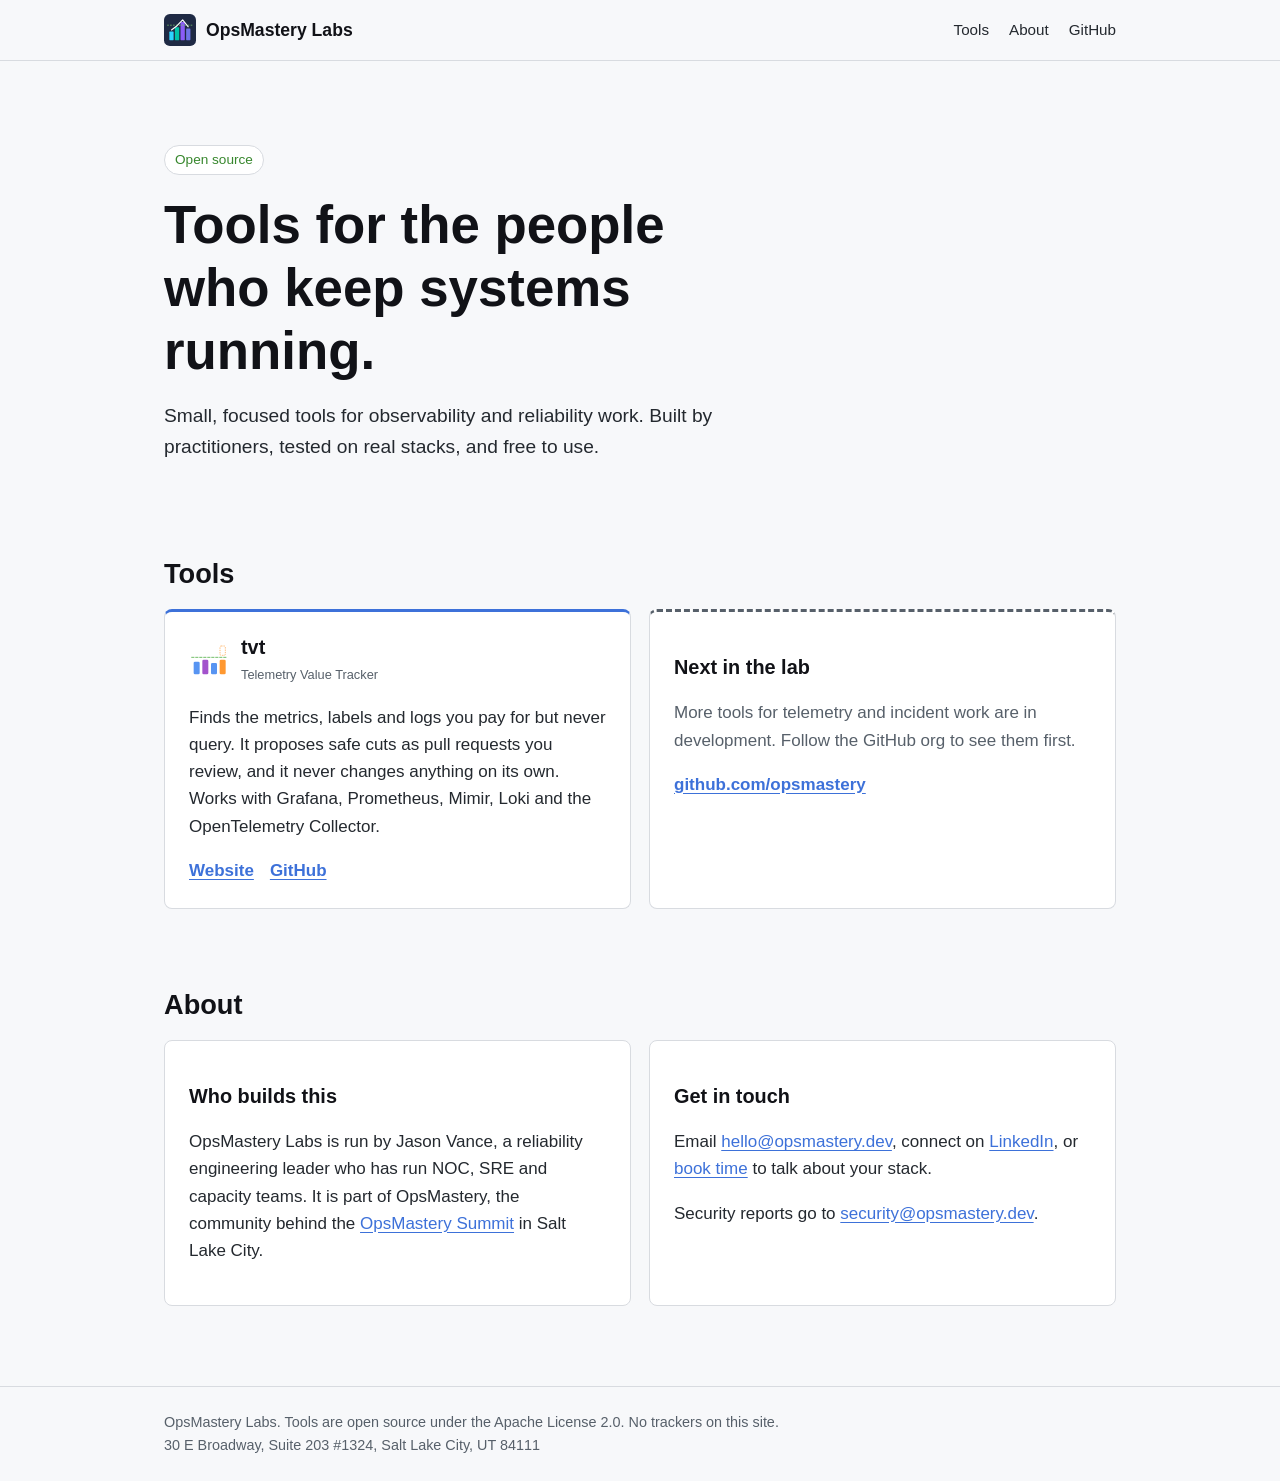
<file: index.html>
<!DOCTYPE html>
<html lang="en">
<head>
  <meta charset="utf-8">
  <meta name="viewport" content="width=device-width, initial-scale=1">
  <title>OpsMastery Labs</title>
  <meta name="description" content="Open source tools for observability and reliability work, from OpsMastery Labs.">
  <link rel="canonical" href="https://opsmastery.dev/">
  <meta property="og:title" content="OpsMastery Labs">
  <meta property="og:description" content="Open source tools for observability and reliability work, from OpsMastery Labs.">
  <meta property="og:url" content="https://opsmastery.dev/">
  <meta property="og:type" content="website">
  <meta property="og:image" content="https://opsmastery.dev/assets/brand/opsmastery-mark-512.png">
  <meta name="theme-color" content="#111217">
  <link rel="icon" href="/assets/favicon.svg" type="image/svg+xml">
  <link rel="stylesheet" href="/assets/style.css">
</head>
<body>
  <header><div class="wrap"><a class="brand" href="/"><img src="/assets/brand/opsmastery-mark.svg" alt="" width="32" height="32">OpsMastery Labs</a>
    <nav aria-label="Main"><a href="#tools">Tools</a><a href="#about">About</a><a href="https://github.com/opsmastery">GitHub</a></nav>
  </div></header>
  <main>
    <div class="wrap hero">
      <span class="eyebrow">Open source</span>
      <h1>Tools for the people who keep systems running.</h1>
      <p class="lead">Small, focused tools for observability and reliability work. Built by practitioners, tested on real stacks, and free to use.</p>
    </div>
    <section id="tools"><div class="wrap">
      <h2>Tools</h2>
      <div class="grid">
        <article class="card tool">
          <div class="tool-head"><img src="/assets/tvt-mark.svg" alt="" width="40" height="40"><div><h3>tvt</h3><span class="tag">Telemetry Value Tracker</span></div></div>
          <p>Finds the metrics, labels and logs you pay for but never query. It proposes safe cuts as pull requests you review, and it never changes anything on its own. Works with Grafana, Prometheus, Mimir, Loki and the OpenTelemetry Collector.</p>
          <div class="links"><a href="https://tvt.opsmastery.dev/">Website</a><a href="https://github.com/opsmastery/tvt">GitHub</a></div>
        </article>
        <article class="card next">
          <h3>Next in the lab</h3>
          <p>More tools for telemetry and incident work are in development. Follow the GitHub org to see them first.</p>
          <div class="links"><a href="https://github.com/opsmastery">github.com/opsmastery</a></div>
        </article>
      </div>
    </div></section>
    <section id="about"><div class="wrap">
      <h2>About</h2>
      <div class="grid">
        <div class="card"><h3>Who builds this</h3><p>OpsMastery Labs is run by Jason Vance, a reliability engineering leader who has run NOC, SRE and capacity teams. It is part of OpsMastery, the community behind the <a href="https://www.opsmasterysummit.com/">OpsMastery Summit</a> in Salt Lake City.</p></div>
        <div class="card"><h3>Get in touch</h3><p>Email <a href="mailto:hello@opsmastery.dev">hello@opsmastery.dev</a>, connect on <a href="https://www.linkedin.com/in/jason-s-vance/">LinkedIn</a>, or <a href="https://www.opsmasterysummit.com/book">book time</a> to talk about your stack.</p><p>Security reports go to <a href="mailto:security@opsmastery.dev">security@opsmastery.dev</a>.</p></div>
      </div>
    </div></section>
  </main>
  <footer><div class="wrap">OpsMastery Labs. Tools are open source under the Apache License 2.0. No trackers on this site.<br>30 E Broadway, Suite 203 #1324, Salt Lake City, UT 84111</div></footer>
</body>
</html>
</file>
<file: assets/style.css>
:root{--bg:#111217;--panel:#181b1f;--panel-2:#22252b;--border:#2c3235;--text:#ccccdc;--muted:#9a9aab;--heading:#fff;--blue:#5794f2;--purple:#a352cc;--orange:#ff9830;--green:#73bf69;--yellow:#fade2a;--radius:8px;font-family:-apple-system,BlinkMacSystemFont,"Segoe UI",Roboto,"Helvetica Neue",Arial,sans-serif;color-scheme:dark}
@media (prefers-color-scheme:light){:root{--bg:#f7f8fa;--panel:#fff;--panel-2:#eef0f3;--border:#d8dbe0;--text:#24292f;--muted:#57606a;--heading:#111217;--blue:#3d71d9;--purple:#8f3bb8;--orange:#e0752d;--green:#37872d;color-scheme:light}}
*{box-sizing:border-box}body{margin:0;background:var(--bg);color:var(--text);line-height:1.6;font-size:17px}
a{color:var(--blue);text-underline-offset:3px}:focus-visible{outline:2px solid var(--yellow);outline-offset:3px;border-radius:4px}
.wrap{max-width:1000px;margin:0 auto;padding:0 24px}h1,h2,h3{color:var(--heading);line-height:1.2}
header{border-bottom:1px solid var(--border)}header .wrap{display:flex;align-items:center;height:60px;gap:16px}
.brand{font-weight:700;font-size:1.1rem;color:var(--heading);text-decoration:none;display:flex;align-items:center;gap:10px}
.dots{display:inline-flex;gap:4px}.dots i{width:8px;height:22px;border-radius:2px;display:block}
header nav{margin-left:auto;display:flex;gap:20px}header nav a{color:var(--text);text-decoration:none;font-size:.95rem}
.hero{padding-top:84px;padding-bottom:56px}.eyebrow{display:inline-block;font-size:.85rem;color:var(--green);border:1px solid var(--border);background:var(--panel);padding:3px 10px;border-radius:999px;margin-bottom:18px}
.hero h1{font-size:clamp(2.1rem,5vw,3.3rem);margin:0 0 18px;max-width:20ch}.lead{font-size:1.2rem;max-width:60ch;margin:0}
section{padding:40px 0}h2{font-size:1.7rem;margin:0 0 18px}
.grid{display:grid;grid-template-columns:repeat(auto-fit,minmax(280px,1fr));gap:18px}
.card{background:var(--panel);border:1px solid var(--border);border-radius:var(--radius);padding:24px}
.card.tool{border-top:3px solid var(--blue)}.card.next{border-top:3px dashed var(--muted);color:var(--muted)}
.tool-head{display:flex;align-items:center;gap:12px;margin-bottom:10px}.tool-head img{width:40px;height:40px}.tool-head h3{margin:0}
.tag{font-size:.8rem;color:var(--muted)}.links{display:flex;gap:16px;flex-wrap:wrap;margin-top:14px;font-weight:600}
footer{border-top:1px solid var(--border);margin-top:40px;padding:24px 0;color:var(--muted);font-size:.9rem}
</file>
